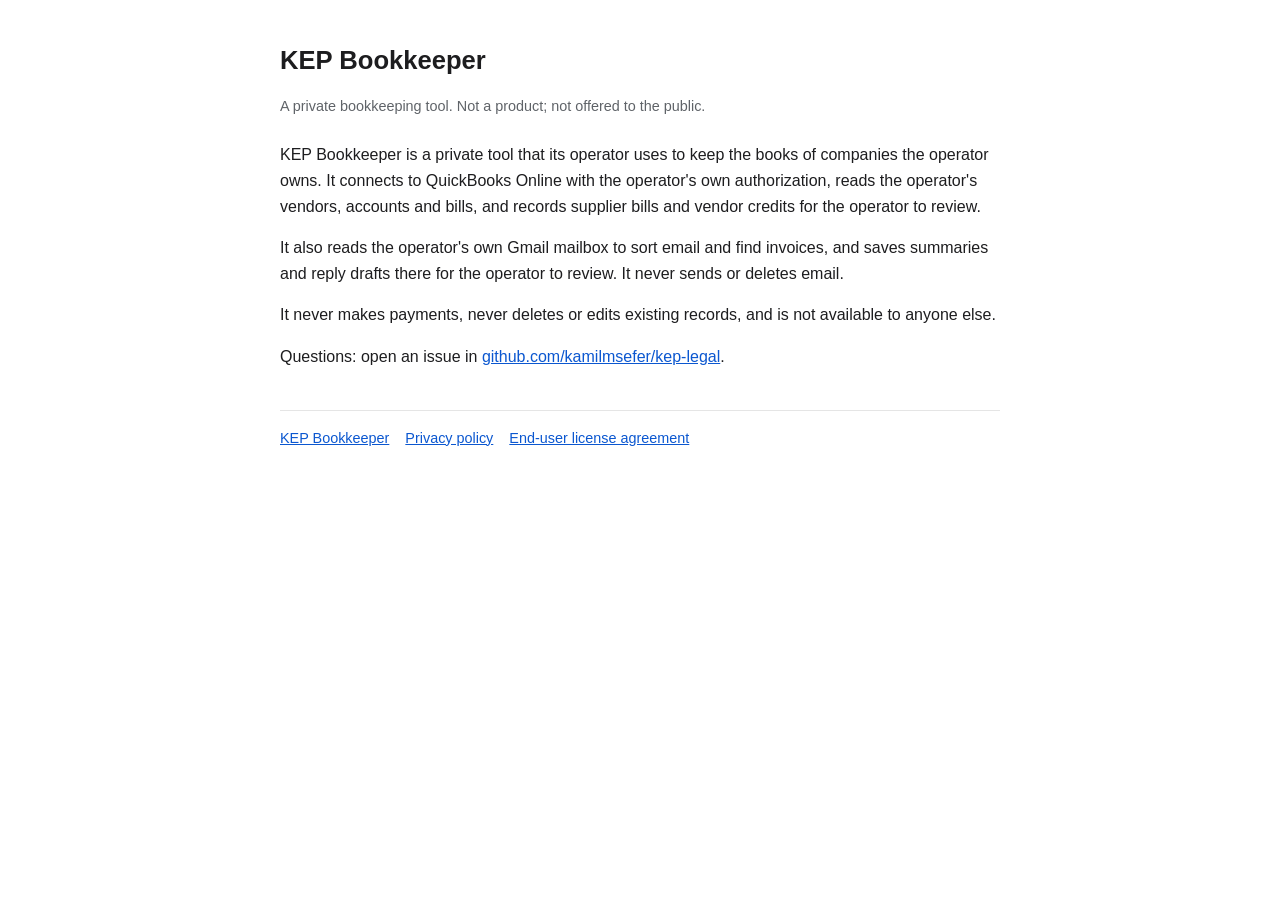
<file: index.html>
<!doctype html>
<html lang="en"><head><meta charset="utf-8"><meta name="viewport" content="width=device-width,initial-scale=1">
<title>KEP Bookkeeper</title><link rel="stylesheet" href="style.css"></head>
<body><main>
<h1>KEP Bookkeeper</h1>
<p class="meta">A private bookkeeping tool. Not a product; not offered to the public.</p>
<p>KEP Bookkeeper is a private tool that its operator uses to keep the books of companies the operator owns. It connects to QuickBooks Online with the operator&#39;s own authorization, reads the operator&#39;s vendors, accounts and bills, and records supplier bills and vendor credits for the operator to review.</p>
<p>It also reads the operator&#39;s own Gmail mailbox to sort email and find invoices, and saves summaries and reply drafts there for the operator to review. It never sends or deletes email.</p>
<p>It never makes payments, never deletes or edits existing records, and is not available to anyone else.</p>
<p>Questions: open an issue in <a href="https://github.com/kamilmsefer/kep-legal">github.com/kamilmsefer/kep-legal</a>.</p>
<nav><a href="index.html">KEP Bookkeeper</a><a href="privacy.html">Privacy policy</a><a href="eula.html">End-user license agreement</a></nav>
</main></body></html>
</file>
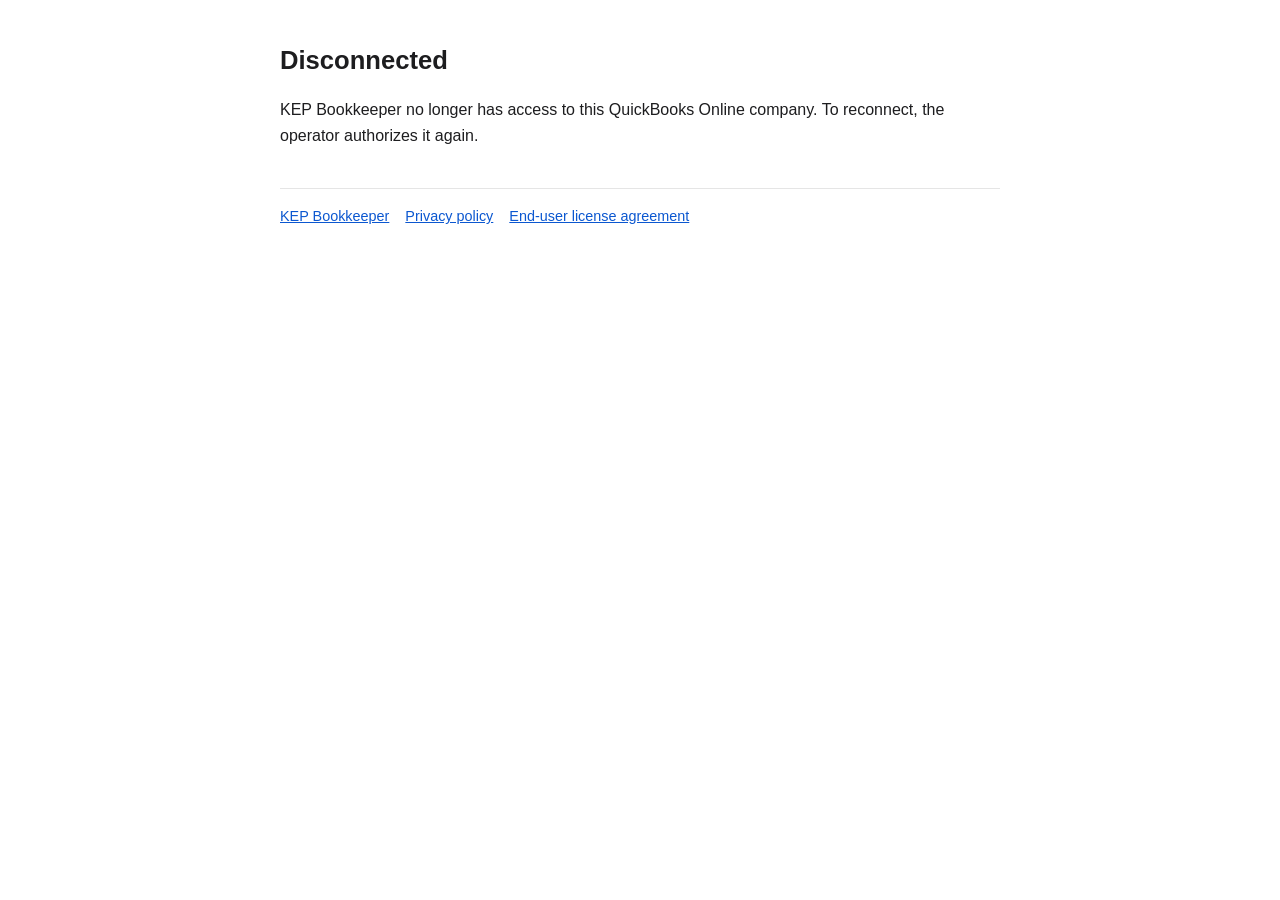
<file: disconnected.html>
<!doctype html>
<html lang="en"><head><meta charset="utf-8"><meta name="viewport" content="width=device-width,initial-scale=1">
<title>Disconnected</title><link rel="stylesheet" href="style.css"></head>
<body><main>
<h1>Disconnected</h1>
<p>KEP Bookkeeper no longer has access to this QuickBooks Online company. To reconnect, the operator authorizes it again.</p>
<nav><a href="index.html">KEP Bookkeeper</a><a href="privacy.html">Privacy policy</a><a href="eula.html">End-user license agreement</a></nav>
</main></body></html>
</file>
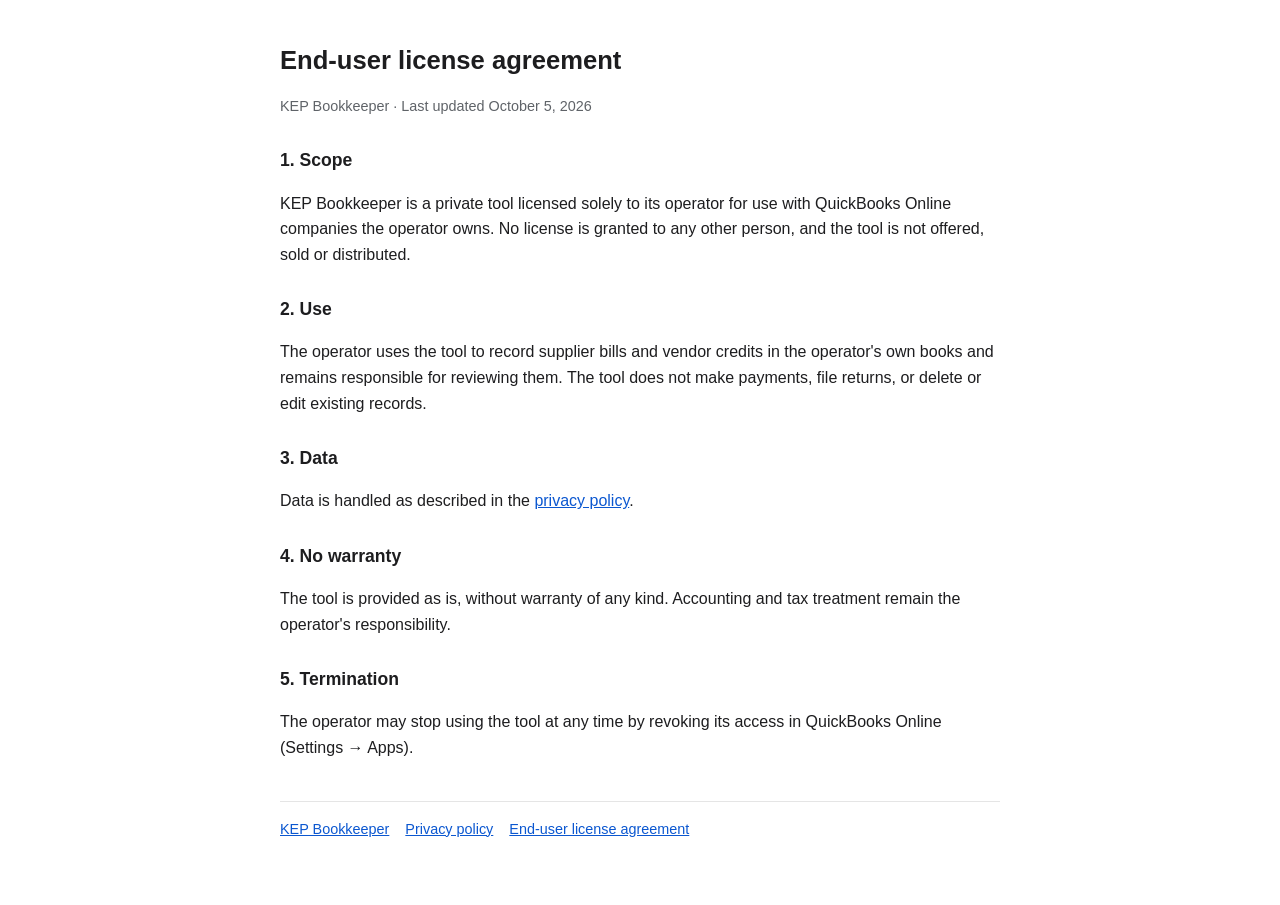
<file: eula.html>
<!doctype html>
<html lang="en"><head><meta charset="utf-8"><meta name="viewport" content="width=device-width,initial-scale=1">
<title>End-user license agreement</title><link rel="stylesheet" href="style.css"></head>
<body><main>
<h1>End-user license agreement</h1>
<p class="meta">KEP Bookkeeper · Last updated October 5, 2026</p>
<h2>1. Scope</h2>
<p>KEP Bookkeeper is a private tool licensed solely to its operator for use with QuickBooks Online companies the operator owns. No license is granted to any other person, and the tool is not offered, sold or distributed.</p>
<h2>2. Use</h2>
<p>The operator uses the tool to record supplier bills and vendor credits in the operator&#39;s own books and remains responsible for reviewing them. The tool does not make payments, file returns, or delete or edit existing records.</p>
<h2>3. Data</h2>
<p>Data is handled as described in the <a href="privacy.html">privacy policy</a>.</p>
<h2>4. No warranty</h2>
<p>The tool is provided as is, without warranty of any kind. Accounting and tax treatment remain the operator&#39;s responsibility.</p>
<h2>5. Termination</h2>
<p>The operator may stop using the tool at any time by revoking its access in QuickBooks Online (Settings → Apps).</p>
<nav><a href="index.html">KEP Bookkeeper</a><a href="privacy.html">Privacy policy</a><a href="eula.html">End-user license agreement</a></nav>
</main></body></html>
</file>
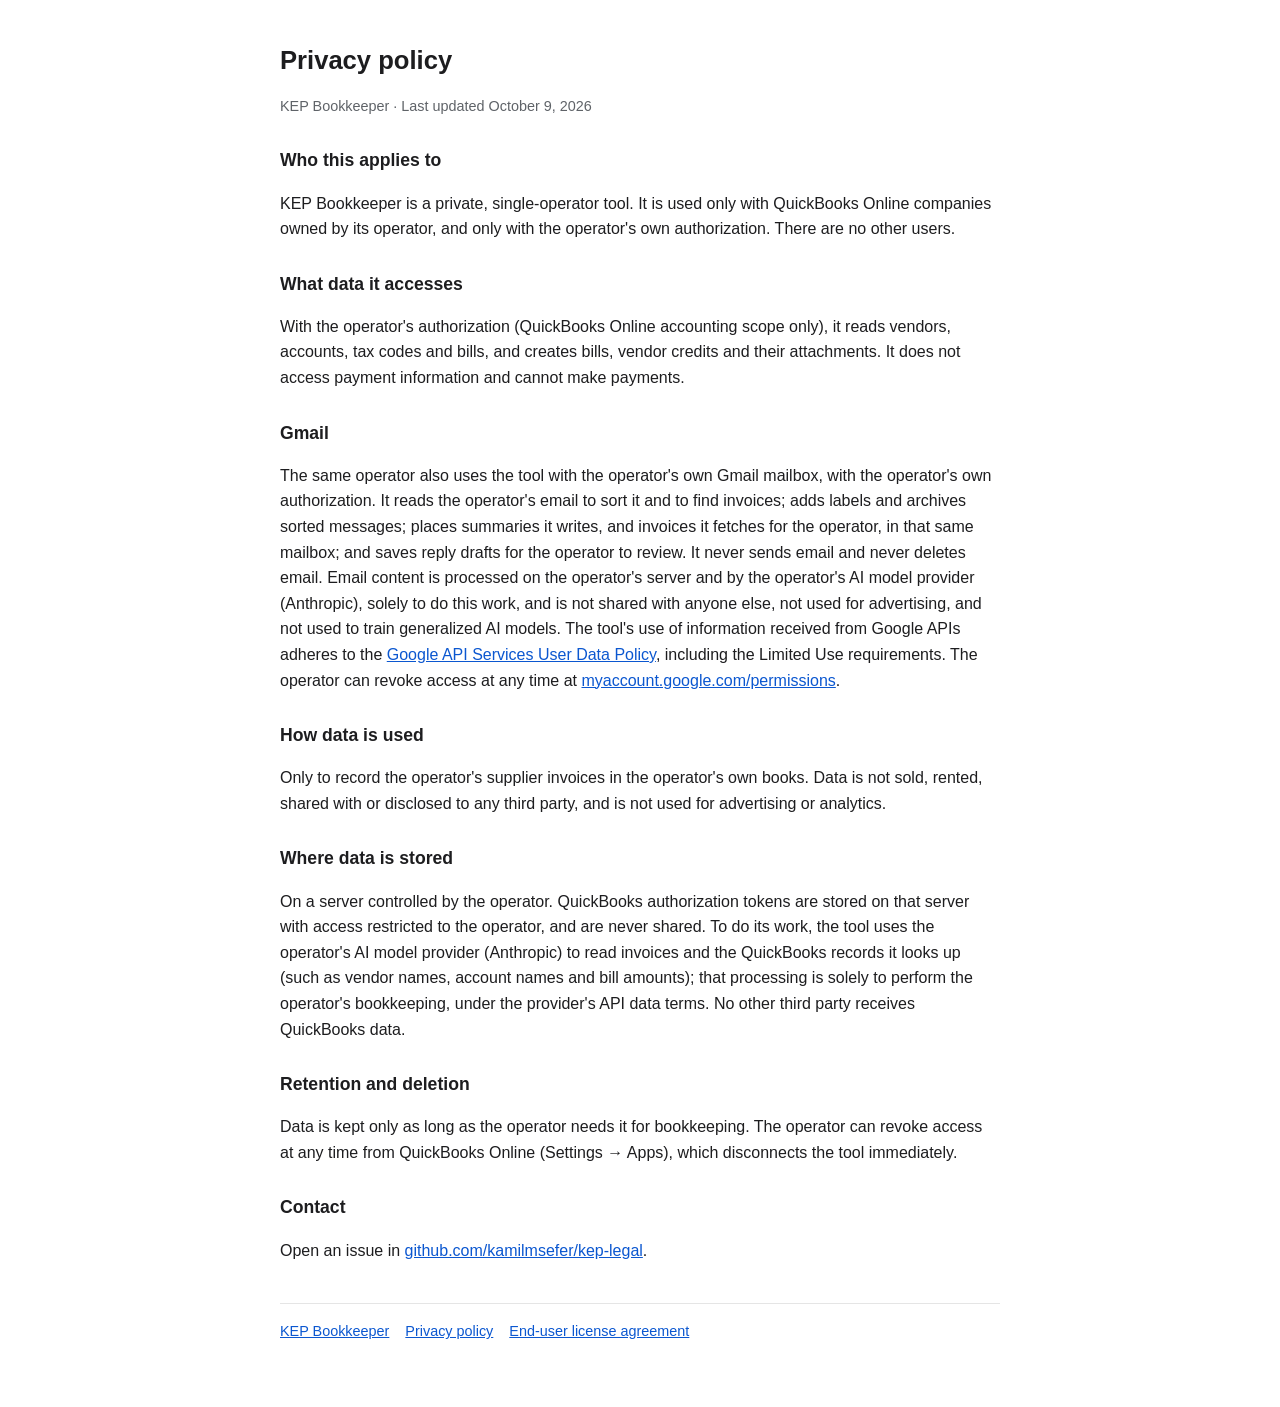
<file: privacy.html>
<!doctype html>
<html lang="en"><head><meta charset="utf-8"><meta name="viewport" content="width=device-width,initial-scale=1">
<title>Privacy policy</title><link rel="stylesheet" href="style.css"></head>
<body><main>
<h1>Privacy policy</h1>
<p class="meta">KEP Bookkeeper · Last updated October 9, 2026</p>
<h2>Who this applies to</h2>
<p>KEP Bookkeeper is a private, single-operator tool. It is used only with QuickBooks Online companies owned by its operator, and only with the operator&#39;s own authorization. There are no other users.</p>
<h2>What data it accesses</h2>
<p>With the operator&#39;s authorization (QuickBooks Online accounting scope only), it reads vendors, accounts, tax codes and bills, and creates bills, vendor credits and their attachments. It does not access payment information and cannot make payments.</p>
<h2>Gmail</h2>
<p>The same operator also uses the tool with the operator&#39;s own Gmail mailbox, with the operator&#39;s own authorization. It reads the operator&#39;s email to sort it and to find invoices; adds labels and archives sorted messages; places summaries it writes, and invoices it fetches for the operator, in that same mailbox; and saves reply drafts for the operator to review. It never sends email and never deletes email. Email content is processed on the operator&#39;s server and by the operator&#39;s AI model provider (Anthropic), solely to do this work, and is not shared with anyone else, not used for advertising, and not used to train generalized AI models. The tool&#39;s use of information received from Google APIs adheres to the <a href="https://developers.google.com/terms/api-services-user-data-policy">Google API Services User Data Policy</a>, including the Limited Use requirements. The operator can revoke access at any time at <a href="https://myaccount.google.com/permissions">myaccount.google.com/permissions</a>.</p>
<h2>How data is used</h2>
<p>Only to record the operator&#39;s supplier invoices in the operator&#39;s own books. Data is not sold, rented, shared with or disclosed to any third party, and is not used for advertising or analytics.</p>
<h2>Where data is stored</h2>
<p>On a server controlled by the operator. QuickBooks authorization tokens are stored on that server with access restricted to the operator, and are never shared. To do its work, the tool uses the operator&#39;s AI model provider (Anthropic) to read invoices and the QuickBooks records it looks up (such as vendor names, account names and bill amounts); that processing is solely to perform the operator&#39;s bookkeeping, under the provider&#39;s API data terms. No other third party receives QuickBooks data.</p>
<h2>Retention and deletion</h2>
<p>Data is kept only as long as the operator needs it for bookkeeping. The operator can revoke access at any time from QuickBooks Online (Settings → Apps), which disconnects the tool immediately.</p>
<h2>Contact</h2>
<p>Open an issue in <a href="https://github.com/kamilmsefer/kep-legal">github.com/kamilmsefer/kep-legal</a>.</p>
<nav><a href="index.html">KEP Bookkeeper</a><a href="privacy.html">Privacy policy</a><a href="eula.html">End-user license agreement</a></nav>
</main></body></html>
</file>
<file: style.css>
:root{--fg:#1d1d1f;--muted:#5f6368;--bg:#fff;--line:#e5e5e5;--link:#0b57d0}
@media (prefers-color-scheme:dark){:root{--fg:#ececec;--muted:#a8a8a8;--bg:#161616;--line:#2c2c2c;--link:#8ab4f8}}
body{margin:0;background:var(--bg);color:var(--fg);font:16px/1.6 -apple-system,BlinkMacSystemFont,"Segoe UI",Roboto,sans-serif}
main{max-width:720px;margin:0 auto;padding:40px 16px 64px}
h1{font-size:1.6rem;margin:0 0 4px}h2{font-size:1.1rem;margin:28px 0 6px}
.meta{color:var(--muted);font-size:.9rem;margin-bottom:24px}a{color:var(--link)}
nav{border-top:1px solid var(--line);margin-top:40px;padding-top:16px;font-size:.9rem}nav a{margin-right:16px}
</file>
